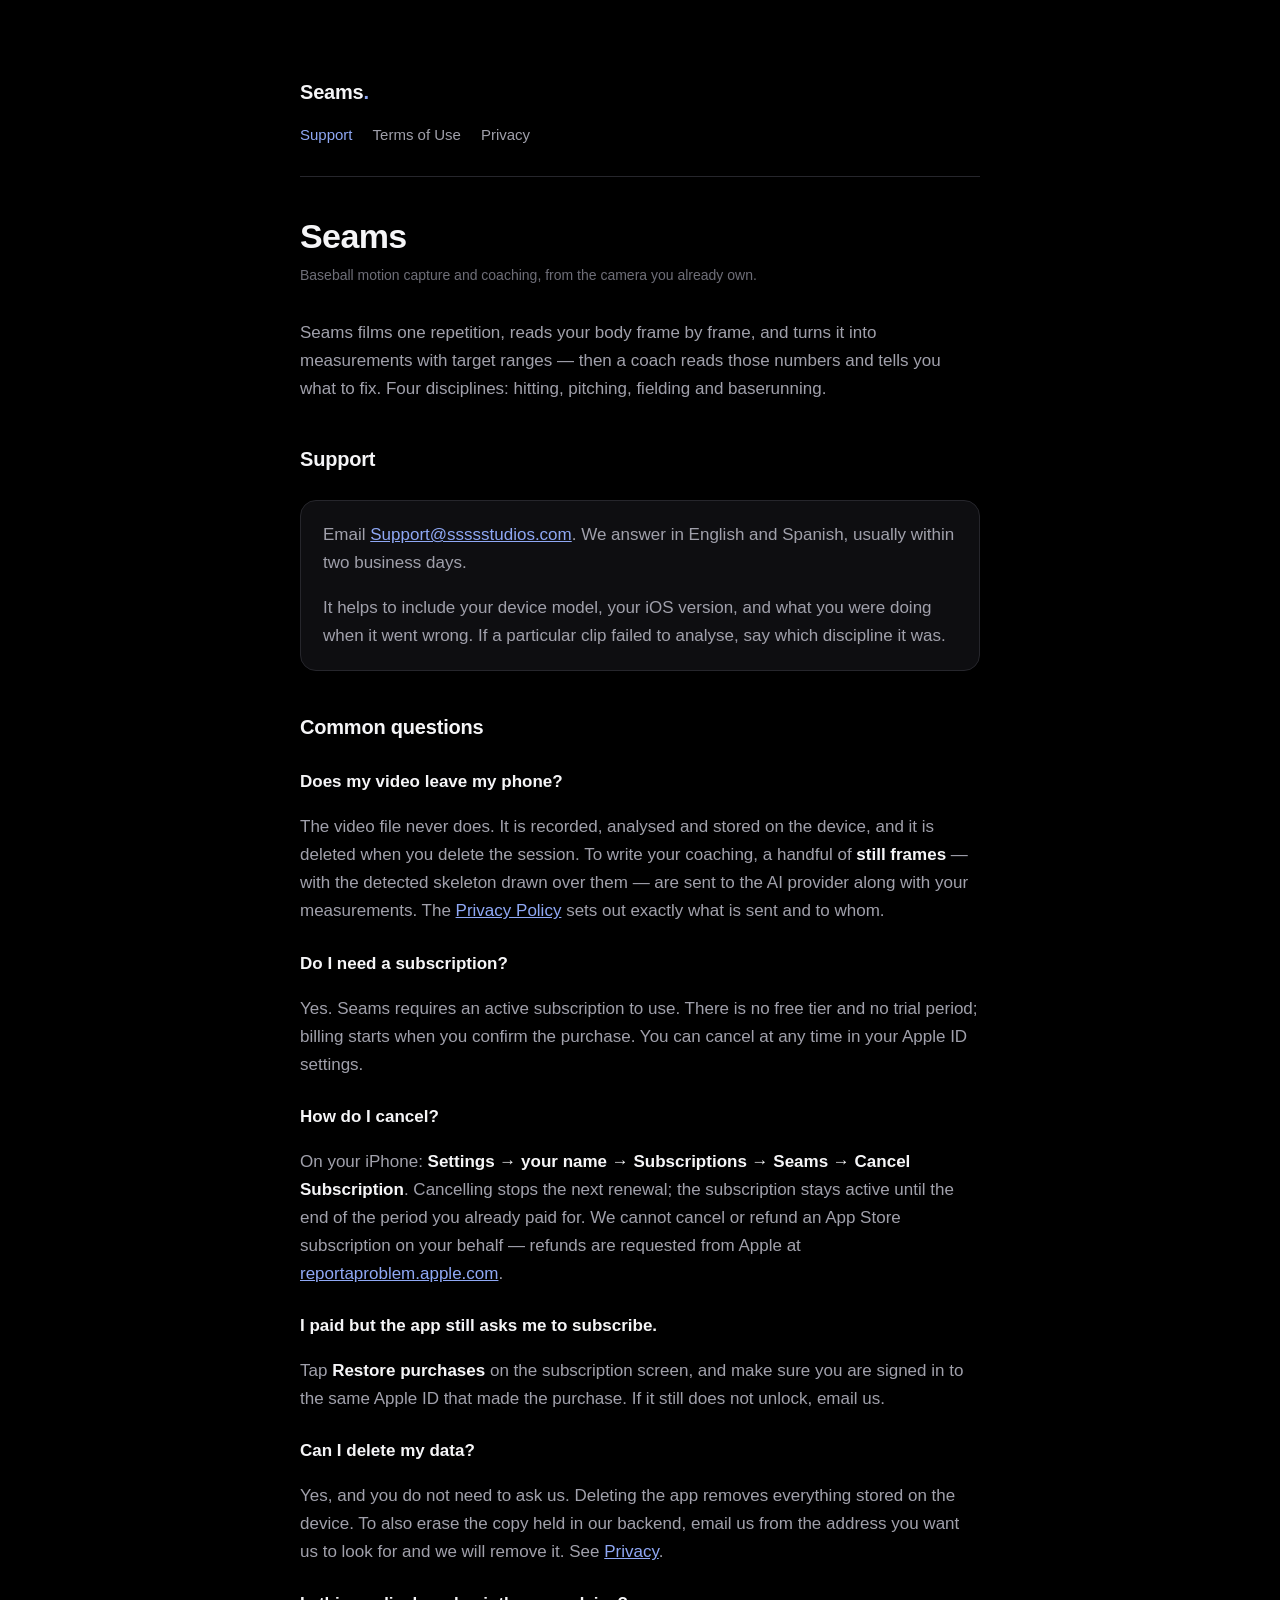
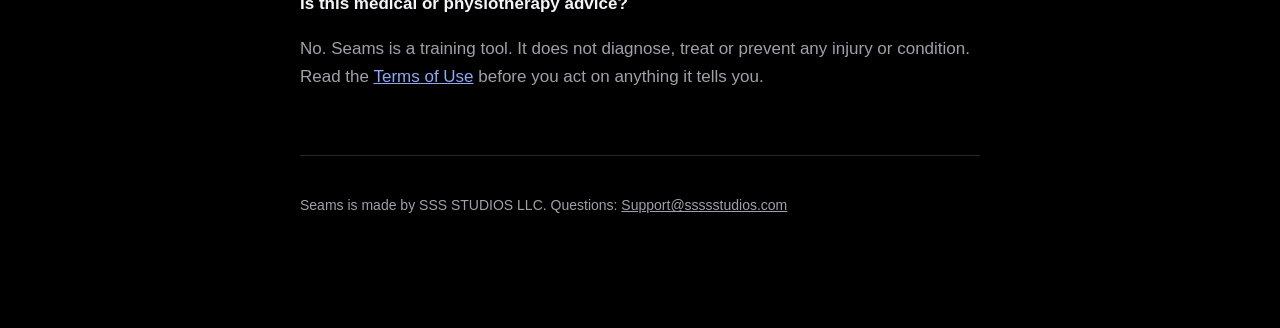
<file: index.html>
<!doctype html>
<html lang="en">
<head>
<meta charset="utf-8">
<meta name="viewport" content="width=device-width, initial-scale=1">
<title>Support · Seams</title>
<meta name="description" content="Help and contact for Seams, the baseball motion-capture app.">
<link rel="stylesheet" href="style.css">
</head>
<body>
<div class="wrap">
<header>
  <a class="brand" href="./">Seams<span>.</span></a>
  <nav>
    <a href="./" aria-current="page">Support</a>
    <a href="terms.html">Terms of Use</a>
    <a href="privacy.html">Privacy</a>
  </nav>
</header>
<h1>Seams</h1>
<p class="meta">Baseball motion capture and coaching, from the camera you already own.</p>

<p>Seams films one repetition, reads your body frame by frame, and turns it into measurements
with target ranges — then a coach reads those numbers and tells you what to fix. Four disciplines:
hitting, pitching, fielding and baserunning.</p>

<h2>Support</h2>
<div class="card">
  <p>Email <a href="mailto:Support@ssssstudios.com">Support@ssssstudios.com</a>. We answer in English
  and Spanish, usually within two business days.</p>
  <p>It helps to include your device model, your iOS version, and what you were doing when it went
  wrong. If a particular clip failed to analyse, say which discipline it was.</p>
</div>

<h2>Common questions</h2>

<h3>Does my video leave my phone?</h3>
<p>The video file never does. It is recorded, analysed and stored on the device, and it is deleted
when you delete the session. To write your coaching, a handful of <strong>still frames</strong> —
with the detected skeleton drawn over them — are sent to the AI provider along with your
measurements. The <a href="privacy.html">Privacy Policy</a> sets out exactly what is sent and to whom.</p>

<h3>Do I need a subscription?</h3>
<p>Yes. Seams requires an active subscription to use. There is no free tier and no trial period;
billing starts when you confirm the purchase. You can cancel at any time in your Apple ID settings.</p>

<h3>How do I cancel?</h3>
<p>On your iPhone: <strong>Settings → your name → Subscriptions → Seams → Cancel Subscription</strong>.
Cancelling stops the next renewal; the subscription stays active until the end of the period you
already paid for. We cannot cancel or refund an App Store subscription on your behalf — refunds are
requested from Apple at <a href="https://reportaproblem.apple.com">reportaproblem.apple.com</a>.</p>

<h3>I paid but the app still asks me to subscribe.</h3>
<p>Tap <strong>Restore purchases</strong> on the subscription screen, and make sure you are signed in
to the same Apple ID that made the purchase. If it still does not unlock, email us.</p>

<h3>Can I delete my data?</h3>
<p>Yes, and you do not need to ask us. Deleting the app removes everything stored on the device.
To also erase the copy held in our backend, email us from the address you want us to look for and
we will remove it. See <a href="privacy.html">Privacy</a>.</p>

<h3>Is this medical or physiotherapy advice?</h3>
<p>No. Seams is a training tool. It does not diagnose, treat or prevent any injury or condition.
Read the <a href="terms.html">Terms of Use</a> before you act on anything it tells you.</p>
<footer>
  <p>Seams is made by SSS STUDIOS LLC.
  Questions: <a href="mailto:Support@ssssstudios.com">Support@ssssstudios.com</a></p>
</footer>
</div>
</body>
</html>
</file>
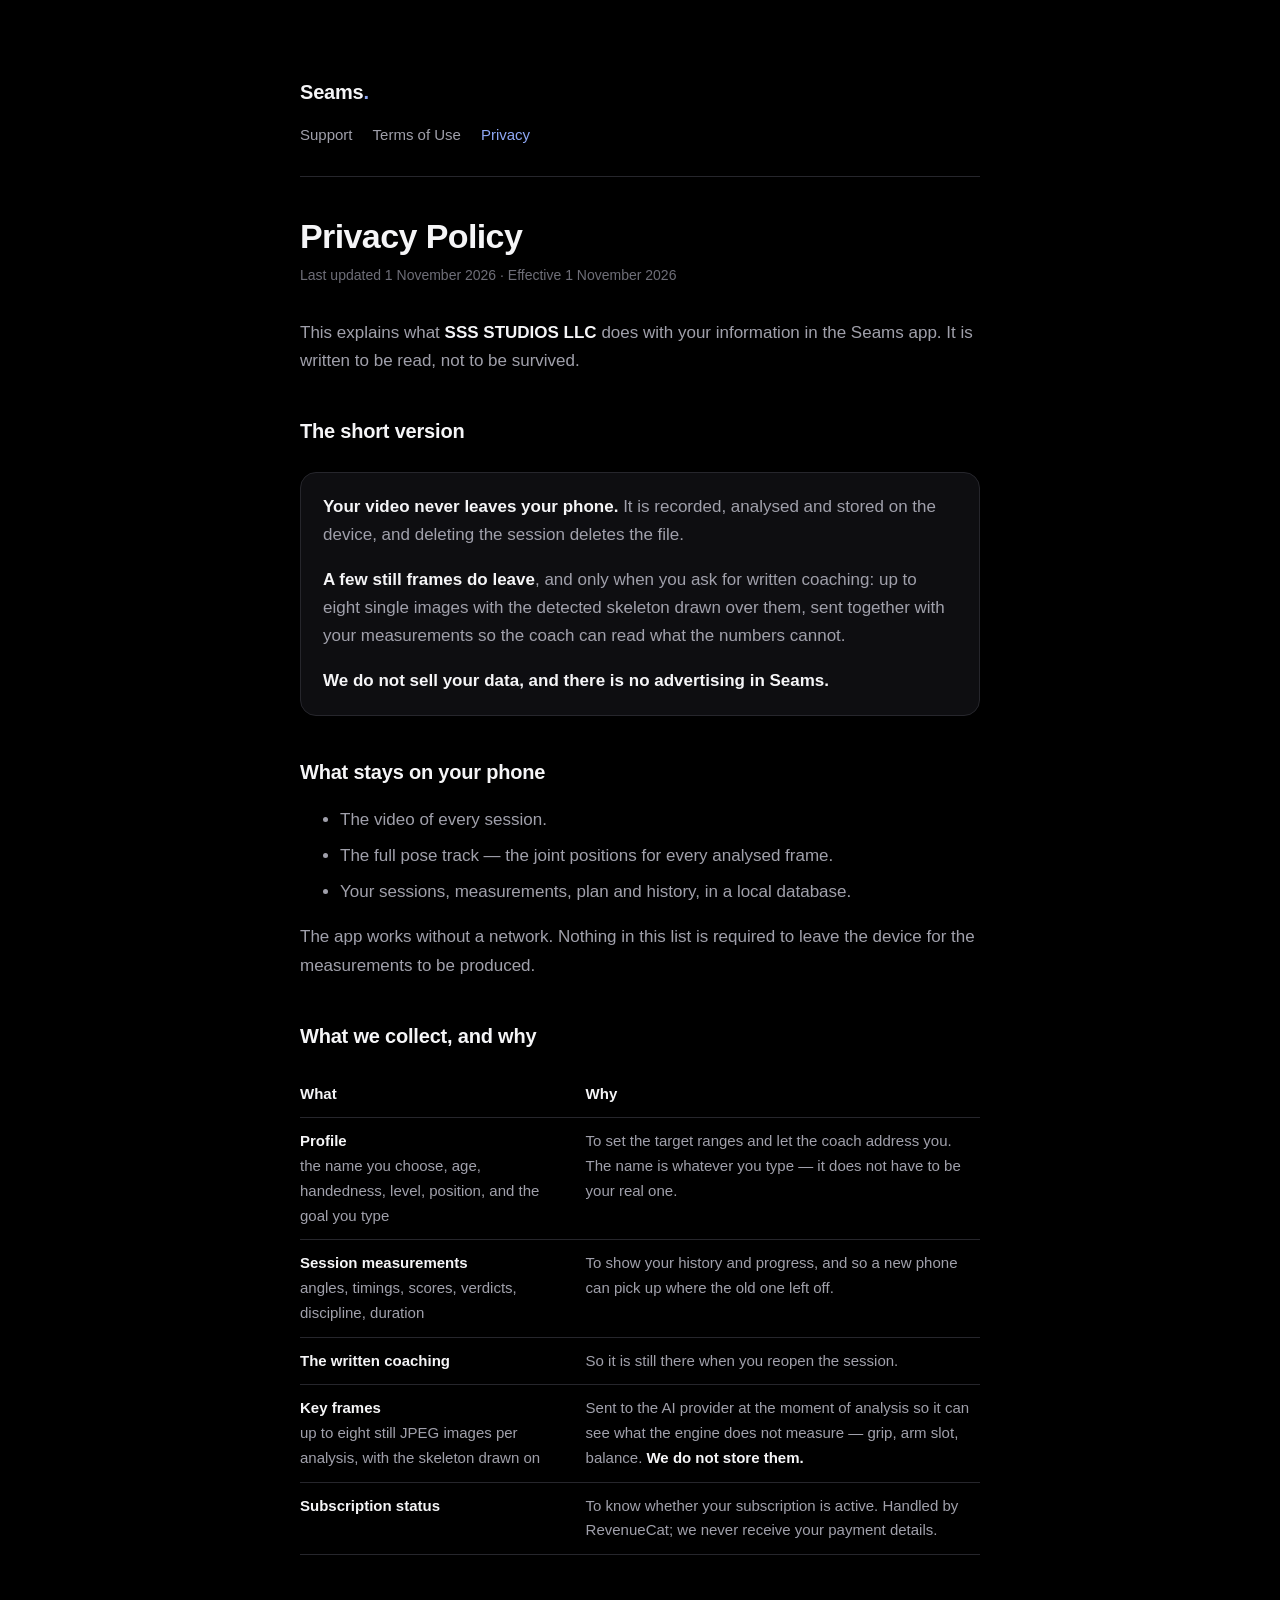
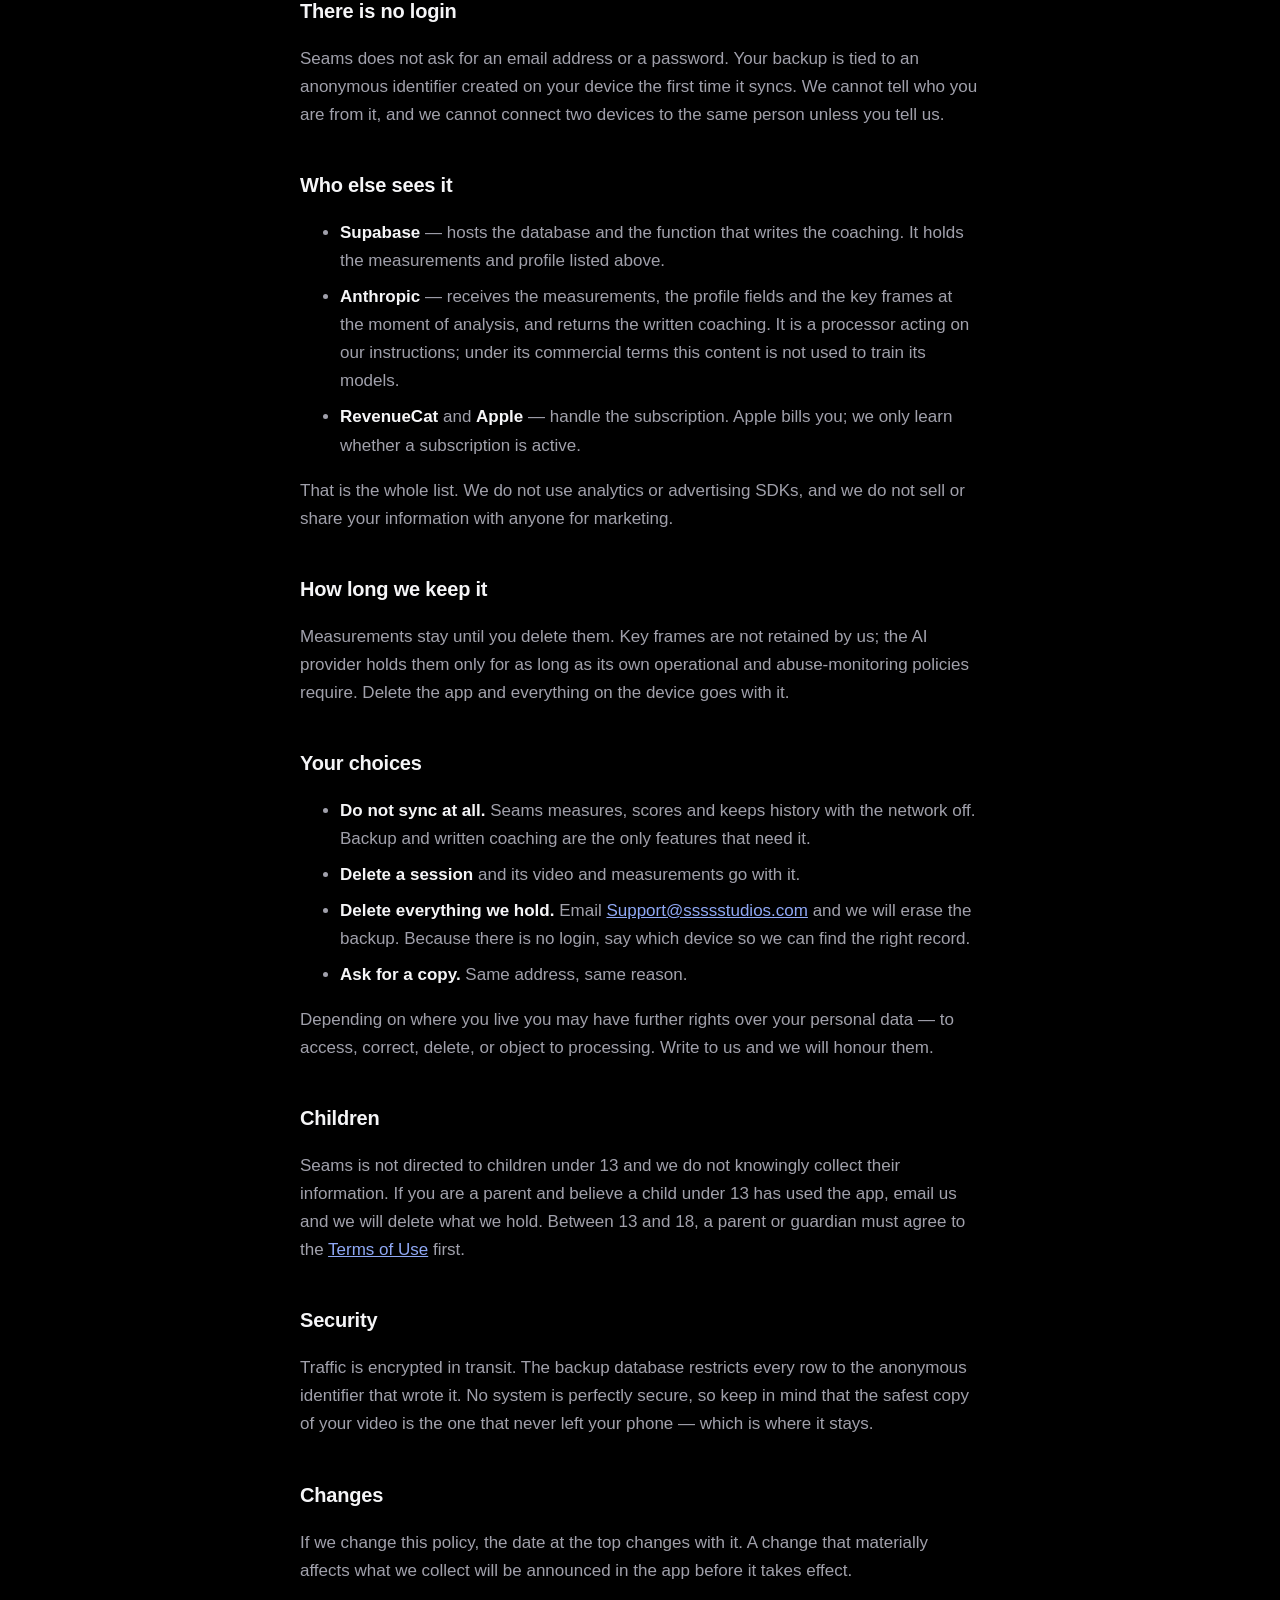
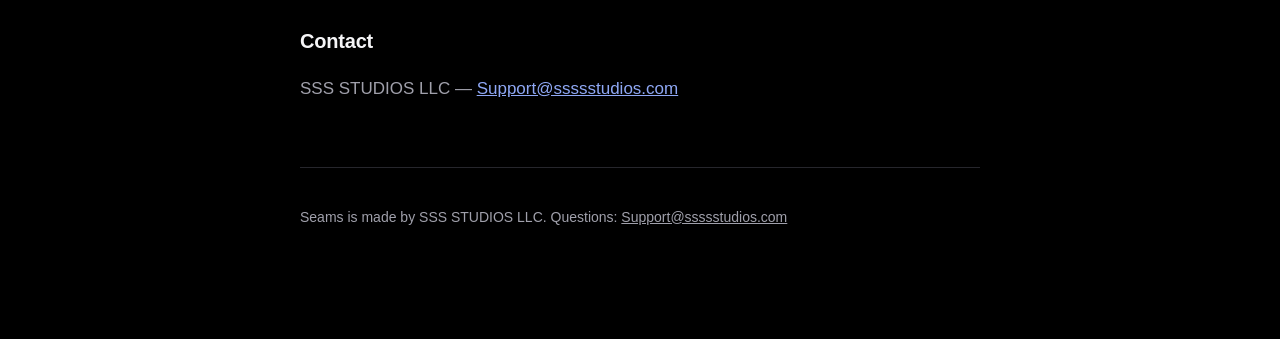
<file: privacy.html>
<!doctype html>
<html lang="en">
<head>
<meta charset="utf-8">
<meta name="viewport" content="width=device-width, initial-scale=1">
<title>Privacy Policy · Seams</title>
<meta name="description" content="What Seams collects, what stays on your phone, and who else sees it.">
<link rel="stylesheet" href="style.css">
</head>
<body>
<div class="wrap">
<header>
  <a class="brand" href="./">Seams<span>.</span></a>
  <nav>
    <a href="./">Support</a>
    <a href="terms.html">Terms of Use</a>
    <a href="privacy.html" aria-current="page">Privacy</a>
  </nav>
</header>
<h1>Privacy Policy</h1>
<p class="meta">Last updated 1 November 2026 · Effective 1 November 2026</p>

<p>This explains what <strong>SSS STUDIOS LLC</strong> does with your information in the Seams app.
It is written to be read, not to be survived.</p>

<h2>The short version</h2>
<div class="card">
  <p><strong>Your video never leaves your phone.</strong> It is recorded, analysed and stored on the
  device, and deleting the session deletes the file.</p>
  <p><strong>A few still frames do leave</strong>, and only when you ask for written coaching: up to
  eight single images with the detected skeleton drawn over them, sent together with your
  measurements so the coach can read what the numbers cannot.</p>
  <p><strong>We do not sell your data, and there is no advertising in Seams.</strong></p>
</div>

<h2>What stays on your phone</h2>
<ul>
  <li>The video of every session.</li>
  <li>The full pose track — the joint positions for every analysed frame.</li>
  <li>Your sessions, measurements, plan and history, in a local database.</li>
</ul>
<p>The app works without a network. Nothing in this list is required to leave the device for the
measurements to be produced.</p>

<h2>What we collect, and why</h2>
<table>
  <tr><th>What</th><th>Why</th></tr>
  <tr>
    <td><strong>Profile</strong><br>the name you choose, age, handedness, level, position, and the goal you type</td>
    <td>To set the target ranges and let the coach address you. The name is whatever you type — it does not have to be your real one.</td>
  </tr>
  <tr>
    <td><strong>Session measurements</strong><br>angles, timings, scores, verdicts, discipline, duration</td>
    <td>To show your history and progress, and so a new phone can pick up where the old one left off.</td>
  </tr>
  <tr>
    <td><strong>The written coaching</strong></td>
    <td>So it is still there when you reopen the session.</td>
  </tr>
  <tr>
    <td><strong>Key frames</strong><br>up to eight still JPEG images per analysis, with the skeleton drawn on</td>
    <td>Sent to the AI provider at the moment of analysis so it can see what the engine does not measure — grip, arm slot, balance. <strong>We do not store them.</strong></td>
  </tr>
  <tr>
    <td><strong>Subscription status</strong></td>
    <td>To know whether your subscription is active. Handled by RevenueCat; we never receive your payment details.</td>
  </tr>
</table>

<h2>There is no login</h2>
<p>Seams does not ask for an email address or a password. Your backup is tied to an anonymous
identifier created on your device the first time it syncs. We cannot tell who you are from it, and
we cannot connect two devices to the same person unless you tell us.</p>

<h2>Who else sees it</h2>
<ul>
  <li><strong>Supabase</strong> — hosts the database and the function that writes the coaching.
      It holds the measurements and profile listed above.</li>
  <li><strong>Anthropic</strong> — receives the measurements, the profile fields and the key frames
      at the moment of analysis, and returns the written coaching. It is a processor acting on our
      instructions; under its commercial terms this content is not used to train its models.</li>
  <li><strong>RevenueCat</strong> and <strong>Apple</strong> — handle the subscription. Apple bills
      you; we only learn whether a subscription is active.</li>
</ul>
<p>That is the whole list. We do not use analytics or advertising SDKs, and we do not sell or share
your information with anyone for marketing.</p>

<h2>How long we keep it</h2>
<p>Measurements stay until you delete them. Key frames are not retained by us; the AI provider holds
them only for as long as its own operational and abuse-monitoring policies require. Delete the app
and everything on the device goes with it.</p>

<h2>Your choices</h2>
<ul>
  <li><strong>Do not sync at all.</strong> Seams measures, scores and keeps history with the network
      off. Backup and written coaching are the only features that need it.</li>
  <li><strong>Delete a session</strong> and its video and measurements go with it.</li>
  <li><strong>Delete everything we hold.</strong> Email
      <a href="mailto:Support@ssssstudios.com">Support@ssssstudios.com</a> and we will erase the
      backup. Because there is no login, say which device so we can find the right record.</li>
  <li><strong>Ask for a copy.</strong> Same address, same reason.</li>
</ul>
<p>Depending on where you live you may have further rights over your personal data — to access,
correct, delete, or object to processing. Write to us and we will honour them.</p>

<h2>Children</h2>
<p>Seams is not directed to children under 13 and we do not knowingly collect their information. If
you are a parent and believe a child under 13 has used the app, email us and we will delete what we
hold. Between 13 and 18, a parent or guardian must agree to the
<a href="terms.html">Terms of Use</a> first.</p>

<h2>Security</h2>
<p>Traffic is encrypted in transit. The backup database restricts every row to the anonymous
identifier that wrote it. No system is perfectly secure, so keep in mind that the safest copy of
your video is the one that never left your phone — which is where it stays.</p>

<h2>Changes</h2>
<p>If we change this policy, the date at the top changes with it. A change that materially affects
what we collect will be announced in the app before it takes effect.</p>

<h2>Contact</h2>
<p>SSS STUDIOS LLC — <a href="mailto:Support@ssssstudios.com">Support@ssssstudios.com</a></p>
<footer>
  <p>Seams is made by SSS STUDIOS LLC.
  Questions: <a href="mailto:Support@ssssstudios.com">Support@ssssstudios.com</a></p>
</footer>
</div>
</body>
</html>
</file>
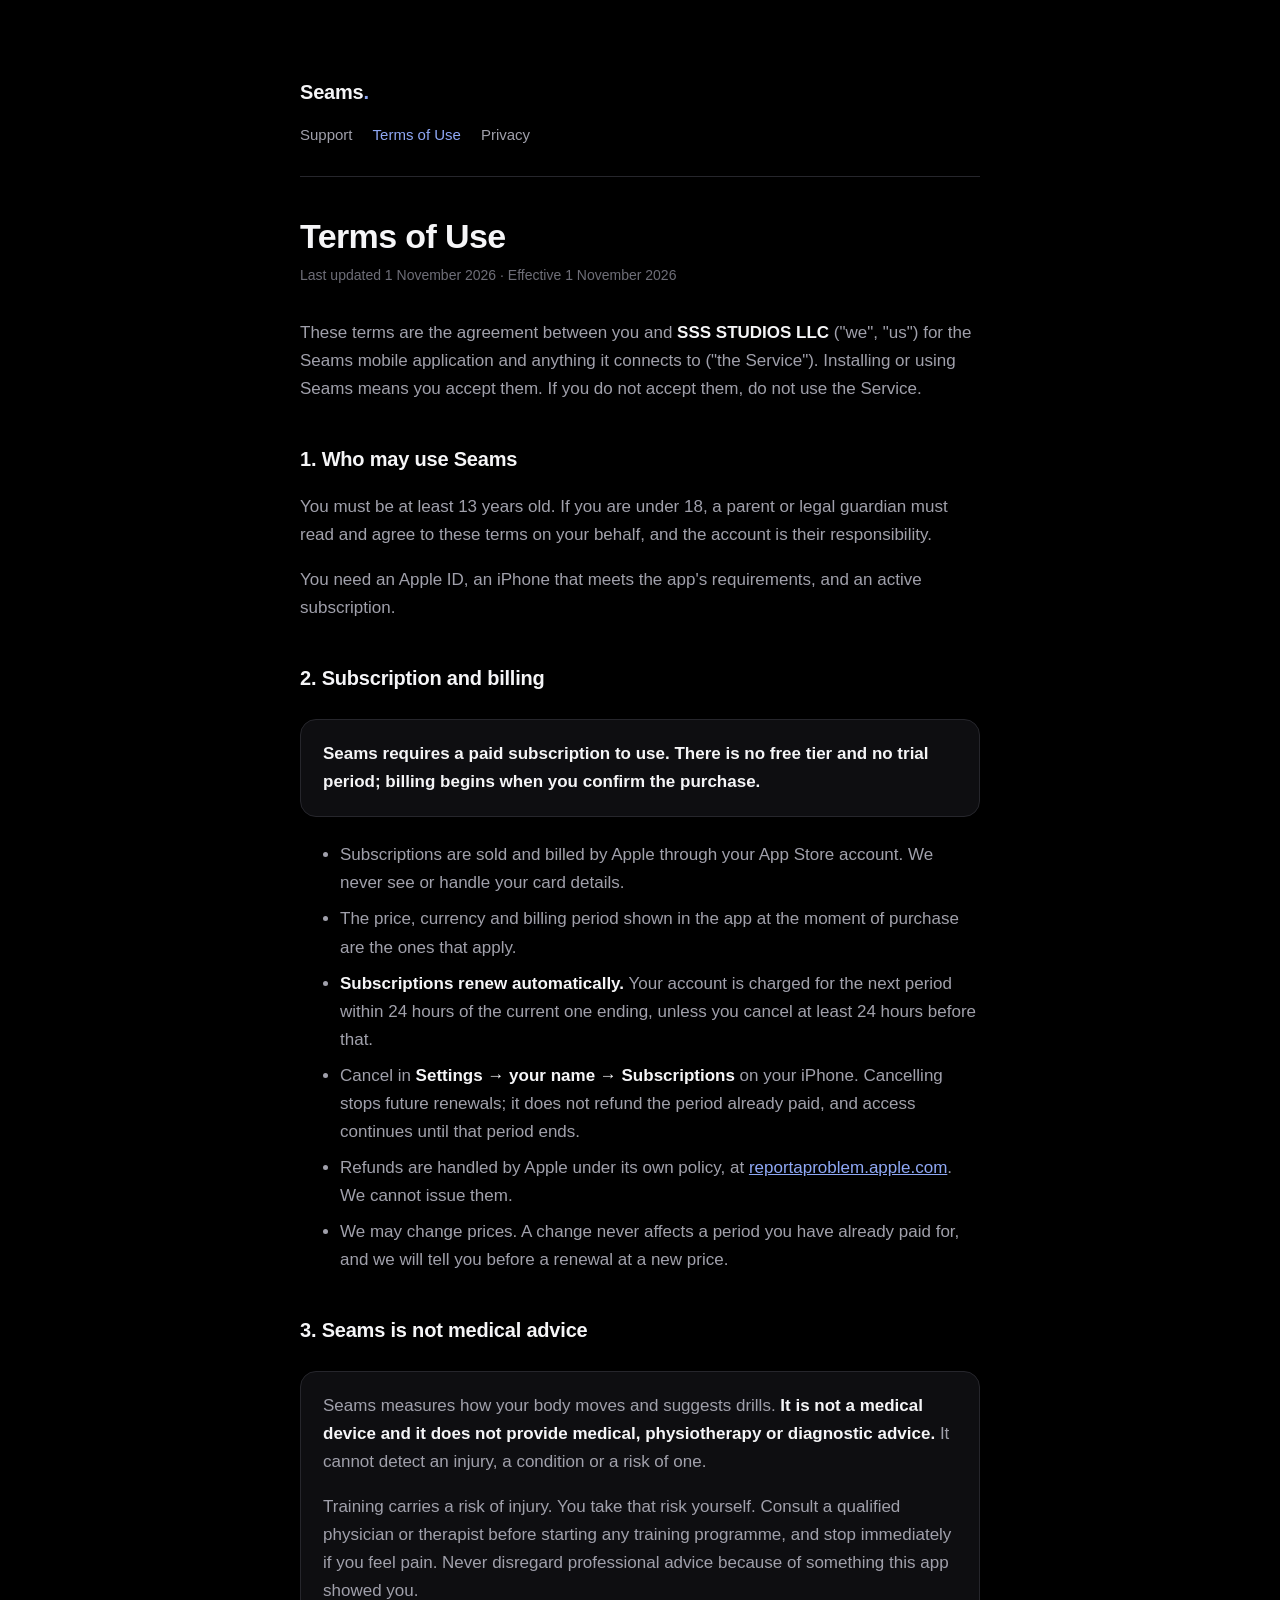
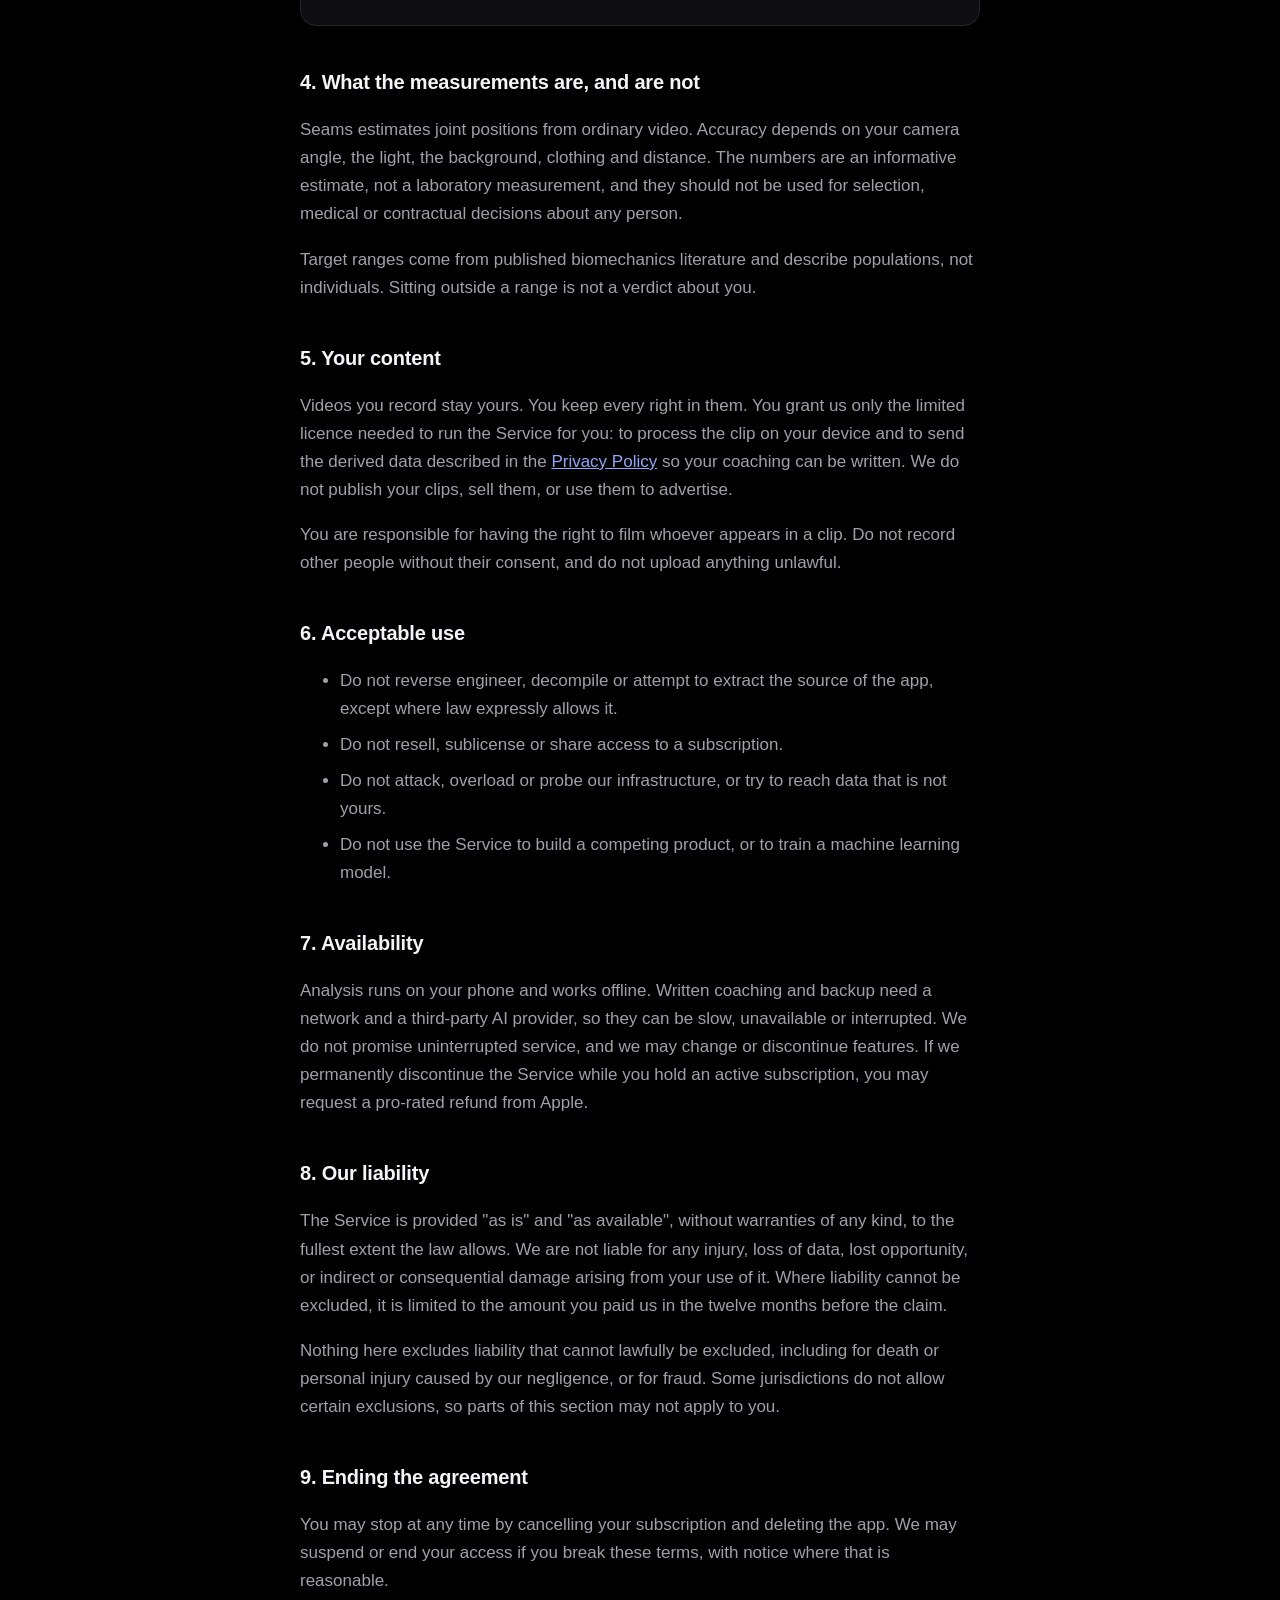
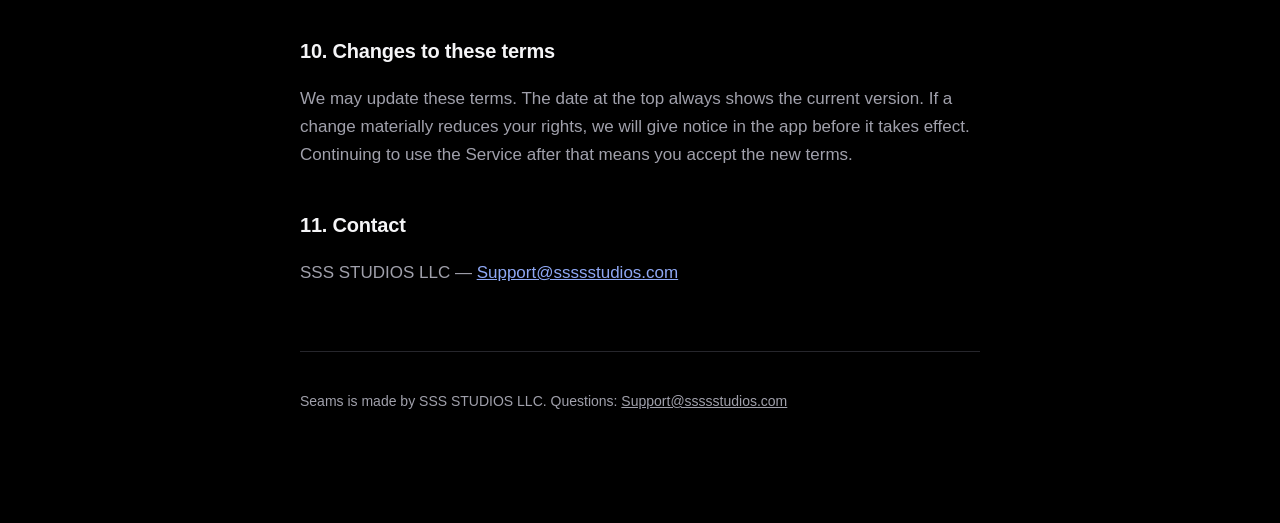
<file: terms.html>
<!doctype html>
<html lang="en">
<head>
<meta charset="utf-8">
<meta name="viewport" content="width=device-width, initial-scale=1">
<title>Terms of Use · Seams</title>
<meta name="description" content="The agreement between you and SSS STUDIOS LLC for using Seams.">
<link rel="stylesheet" href="style.css">
</head>
<body>
<div class="wrap">
<header>
  <a class="brand" href="./">Seams<span>.</span></a>
  <nav>
    <a href="./">Support</a>
    <a href="terms.html" aria-current="page">Terms of Use</a>
    <a href="privacy.html">Privacy</a>
  </nav>
</header>
<h1>Terms of Use</h1>
<p class="meta">Last updated 1 November 2026 · Effective 1 November 2026</p>

<p>These terms are the agreement between you and <strong>SSS STUDIOS LLC</strong> ("we", "us") for
the Seams mobile application and anything it connects to ("the Service"). Installing or using Seams
means you accept them. If you do not accept them, do not use the Service.</p>

<h2>1. Who may use Seams</h2>
<p>You must be at least 13 years old. If you are under 18, a parent or legal guardian must read and
agree to these terms on your behalf, and the account is their responsibility.</p>
<p>You need an Apple ID, an iPhone that meets the app's requirements, and an active subscription.</p>

<h2>2. Subscription and billing</h2>
<div class="card">
  <p><strong>Seams requires a paid subscription to use. There is no free tier and no trial period;
  billing begins when you confirm the purchase.</strong></p>
</div>
<ul>
  <li>Subscriptions are sold and billed by Apple through your App Store account. We never see or
      handle your card details.</li>
  <li>The price, currency and billing period shown in the app at the moment of purchase are the ones
      that apply.</li>
  <li><strong>Subscriptions renew automatically.</strong> Your account is charged for the next period
      within 24 hours of the current one ending, unless you cancel at least 24 hours before that.</li>
  <li>Cancel in <strong>Settings → your name → Subscriptions</strong> on your iPhone. Cancelling stops
      future renewals; it does not refund the period already paid, and access continues until that
      period ends.</li>
  <li>Refunds are handled by Apple under its own policy, at
      <a href="https://reportaproblem.apple.com">reportaproblem.apple.com</a>. We cannot issue them.</li>
  <li>We may change prices. A change never affects a period you have already paid for, and we will
      tell you before a renewal at a new price.</li>
</ul>

<h2>3. Seams is not medical advice</h2>
<div class="card">
  <p>Seams measures how your body moves and suggests drills. <strong>It is not a medical device and
  it does not provide medical, physiotherapy or diagnostic advice.</strong> It cannot detect an
  injury, a condition or a risk of one.</p>
  <p>Training carries a risk of injury. You take that risk yourself. Consult a qualified physician
  or therapist before starting any training programme, and stop immediately if you feel pain. Never
  disregard professional advice because of something this app showed you.</p>
</div>

<h2>4. What the measurements are, and are not</h2>
<p>Seams estimates joint positions from ordinary video. Accuracy depends on your camera angle, the
light, the background, clothing and distance. The numbers are an informative estimate, not a
laboratory measurement, and they should not be used for selection, medical or contractual decisions
about any person.</p>
<p>Target ranges come from published biomechanics literature and describe populations, not
individuals. Sitting outside a range is not a verdict about you.</p>

<h2>5. Your content</h2>
<p>Videos you record stay yours. You keep every right in them. You grant us only the limited licence
needed to run the Service for you: to process the clip on your device and to send the derived data
described in the <a href="privacy.html">Privacy Policy</a> so your coaching can be written. We do not
publish your clips, sell them, or use them to advertise.</p>
<p>You are responsible for having the right to film whoever appears in a clip. Do not record other
people without their consent, and do not upload anything unlawful.</p>

<h2>6. Acceptable use</h2>
<ul>
  <li>Do not reverse engineer, decompile or attempt to extract the source of the app, except where
      law expressly allows it.</li>
  <li>Do not resell, sublicense or share access to a subscription.</li>
  <li>Do not attack, overload or probe our infrastructure, or try to reach data that is not yours.</li>
  <li>Do not use the Service to build a competing product, or to train a machine learning model.</li>
</ul>

<h2>7. Availability</h2>
<p>Analysis runs on your phone and works offline. Written coaching and backup need a network and a
third-party AI provider, so they can be slow, unavailable or interrupted. We do not promise
uninterrupted service, and we may change or discontinue features. If we permanently discontinue the
Service while you hold an active subscription, you may request a pro-rated refund from Apple.</p>

<h2>8. Our liability</h2>
<p>The Service is provided "as is" and "as available", without warranties of any kind, to the fullest
extent the law allows. We are not liable for any injury, loss of data, lost opportunity, or indirect
or consequential damage arising from your use of it. Where liability cannot be excluded, it is
limited to the amount you paid us in the twelve months before the claim.</p>
<p>Nothing here excludes liability that cannot lawfully be excluded, including for death or personal
injury caused by our negligence, or for fraud. Some jurisdictions do not allow certain exclusions, so
parts of this section may not apply to you.</p>

<h2>9. Ending the agreement</h2>
<p>You may stop at any time by cancelling your subscription and deleting the app. We may suspend or
end your access if you break these terms, with notice where that is reasonable.</p>

<h2>10. Changes to these terms</h2>
<p>We may update these terms. The date at the top always shows the current version. If a change
materially reduces your rights, we will give notice in the app before it takes effect. Continuing to
use the Service after that means you accept the new terms.</p>

<h2>11. Contact</h2>
<p>SSS STUDIOS LLC — <a href="mailto:Support@ssssstudios.com">Support@ssssstudios.com</a></p>
<footer>
  <p>Seams is made by SSS STUDIOS LLC.
  Questions: <a href="mailto:Support@ssssstudios.com">Support@ssssstudios.com</a></p>
</footer>
</div>
</body>
</html>
</file>
<file: style.css>
/* Seams' own palette: dark-only, one periwinkle accent. */
:root {
  --bg: #000000;
  --card: #0E0E11;
  --line: #26262C;
  --ink: #F5F5F7;
  --ink-2: #A0A0AB;
  --ink-3: #6E6E78;
  --accent: #8FA8F5;
}
* { box-sizing: border-box; }
html { -webkit-text-size-adjust: 100%; }
body {
  margin: 0;
  background: var(--bg);
  color: var(--ink);
  font: 400 17px/1.65 -apple-system, BlinkMacSystemFont, "Segoe UI", Inter, Roboto, sans-serif;
  padding: 0 16px;
}
.wrap { max-width: 680px; margin: 0 auto; padding: 48px 0 96px; }
header { padding: 28px 0; border-bottom: 1px solid var(--line); margin-bottom: 40px; }
.brand { font-size: 20px; font-weight: 600; letter-spacing: -0.2px; color: var(--ink); text-decoration: none; }
.brand span { color: var(--accent); }
nav { margin-top: 14px; display: flex; flex-wrap: wrap; gap: 20px; }
nav a { color: var(--ink-2); text-decoration: none; font-size: 15px; }
nav a:hover, nav a[aria-current="page"] { color: var(--accent); }
h1 { font-size: 34px; line-height: 1.15; font-weight: 600; letter-spacing: -0.6px; margin: 0 0 8px; }
h2 { font-size: 20px; font-weight: 600; margin: 40px 0 10px; letter-spacing: -0.2px; }
h3 { font-size: 17px; font-weight: 600; margin: 24px 0 6px; }
p, li { color: var(--ink-2); }
li { margin-bottom: 8px; }
strong { color: var(--ink); font-weight: 600; }
a { color: var(--accent); }
.meta { color: var(--ink-3); font-size: 14px; margin: 0 0 32px; }
.card {
  background: var(--card);
  border: 1px solid var(--line);
  border-radius: 16px;
  padding: 20px 22px;
  margin: 24px 0;
}
.card p:last-child, .card ul:last-child { margin-bottom: 0; }
.card p:first-child, .card h3:first-child { margin-top: 0; }
table { width: 100%; border-collapse: collapse; margin: 18px 0; font-size: 15px; }
th, td { text-align: left; padding: 11px 0; border-bottom: 1px solid var(--line); vertical-align: top; }
th { color: var(--ink); font-weight: 600; }
td { color: var(--ink-2); }
td:first-child, th:first-child { padding-right: 18px; width: 42%; }
footer { border-top: 1px solid var(--line); margin-top: 64px; padding-top: 24px; color: var(--ink-3); font-size: 14px; }
footer a { color: var(--ink-2); }
code { background: var(--card); border: 1px solid var(--line); border-radius: 6px; padding: 1px 6px; font-size: 14px; color: var(--ink); }
@media (max-width: 480px) {
  h1 { font-size: 28px; }
  body { font-size: 16px; }
  td:first-child, th:first-child { width: 48%; }
}
</file>
